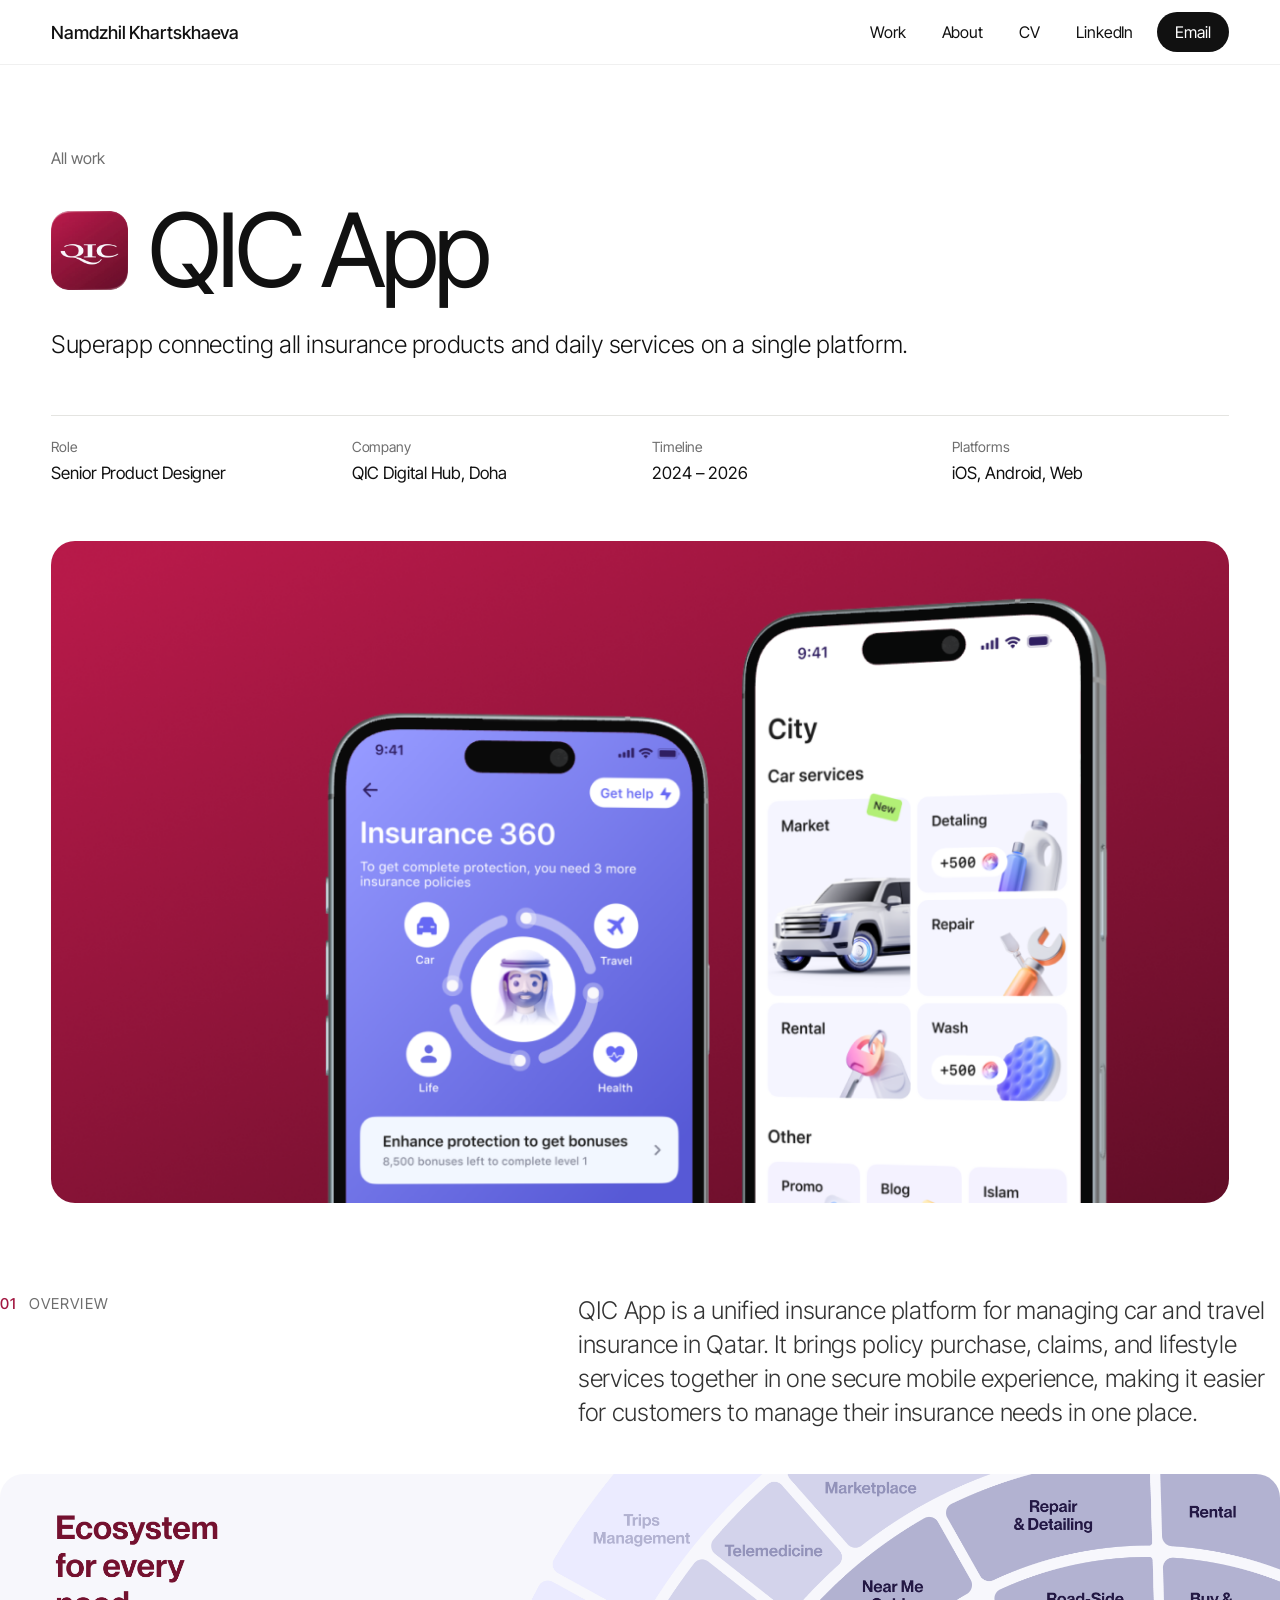
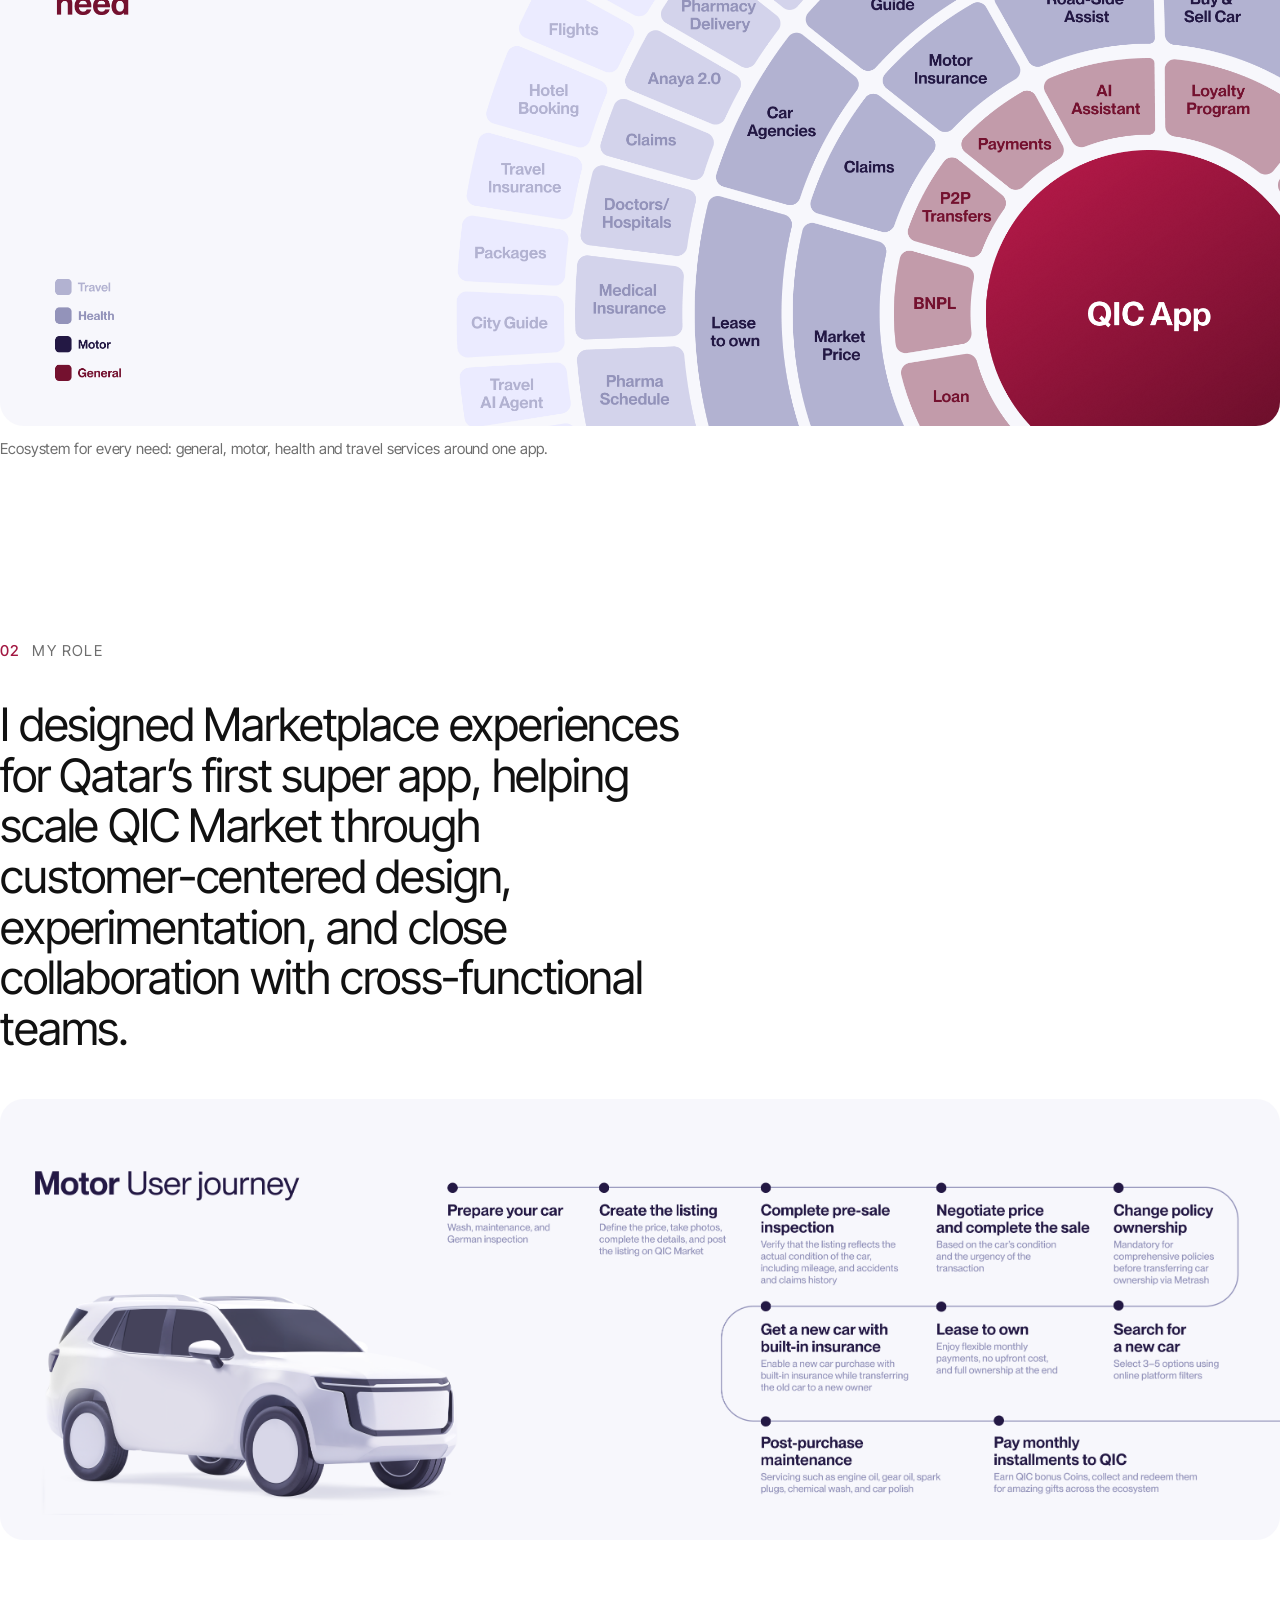
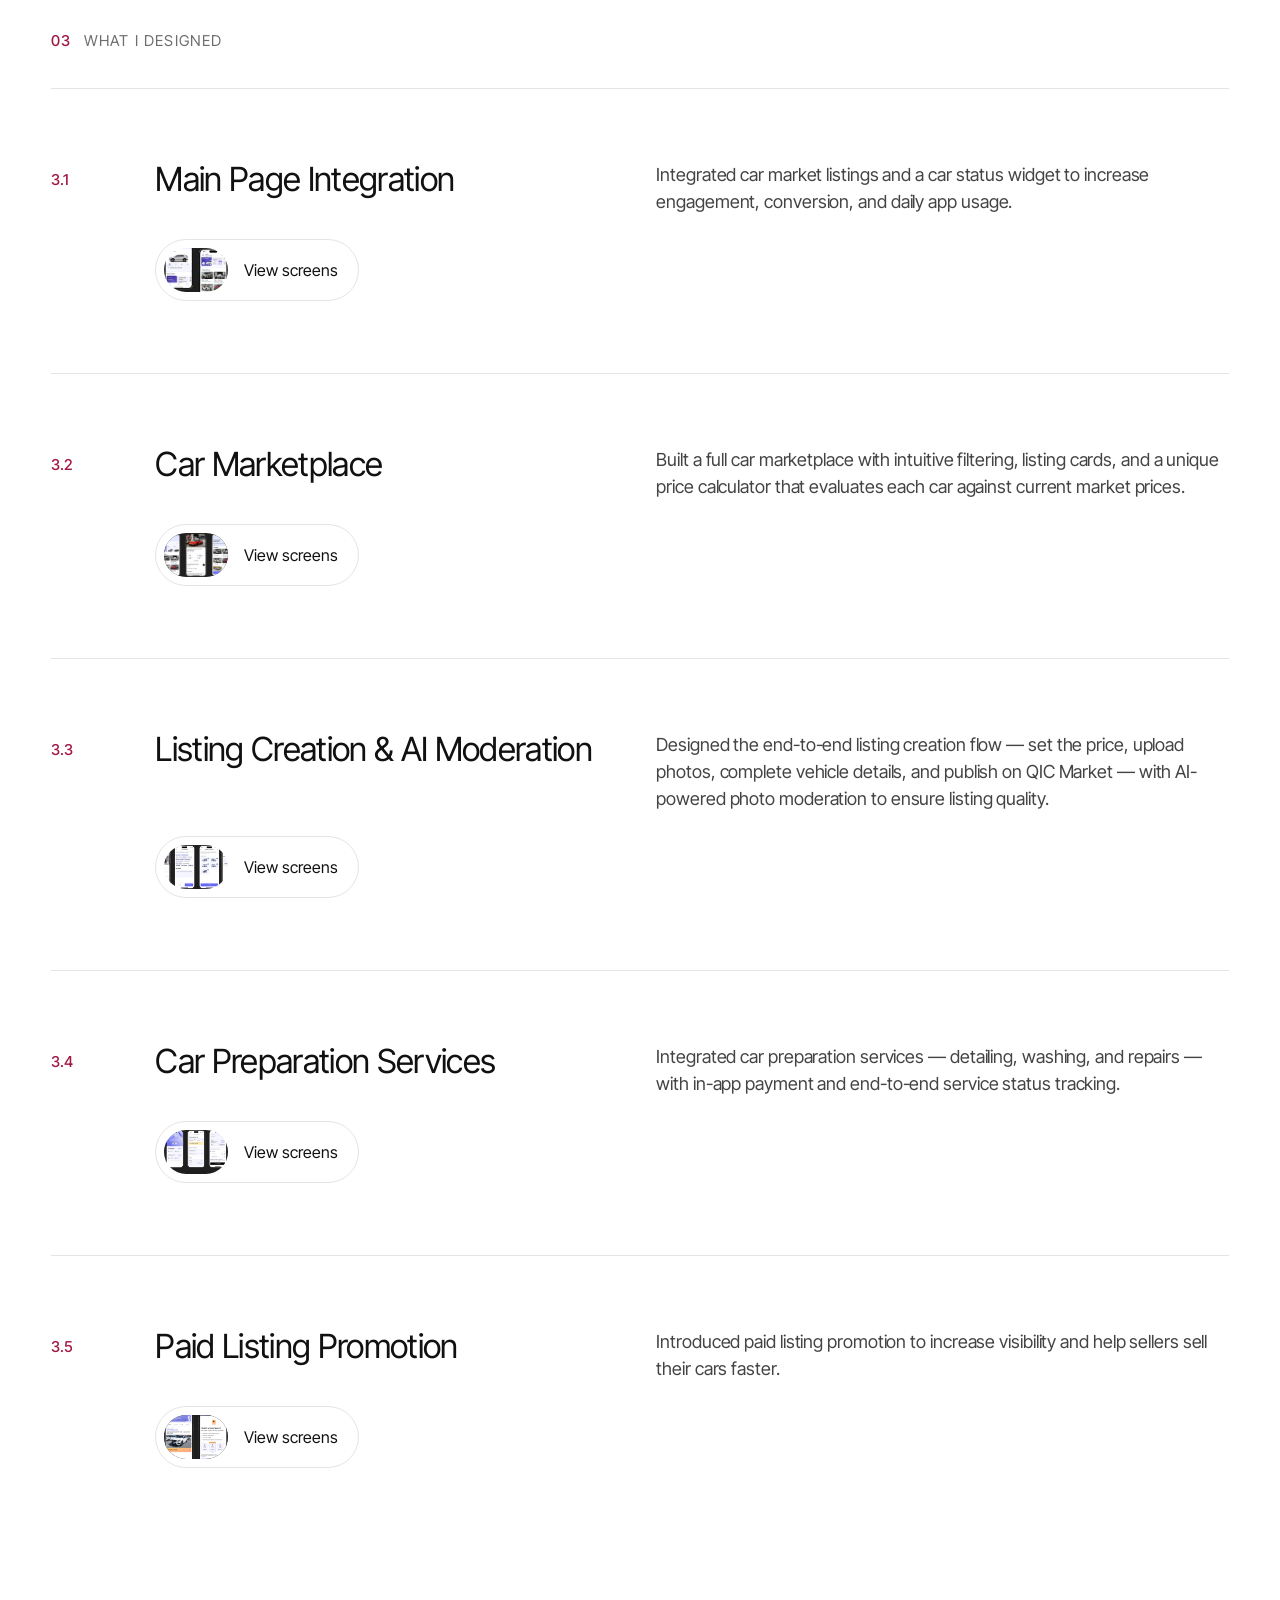
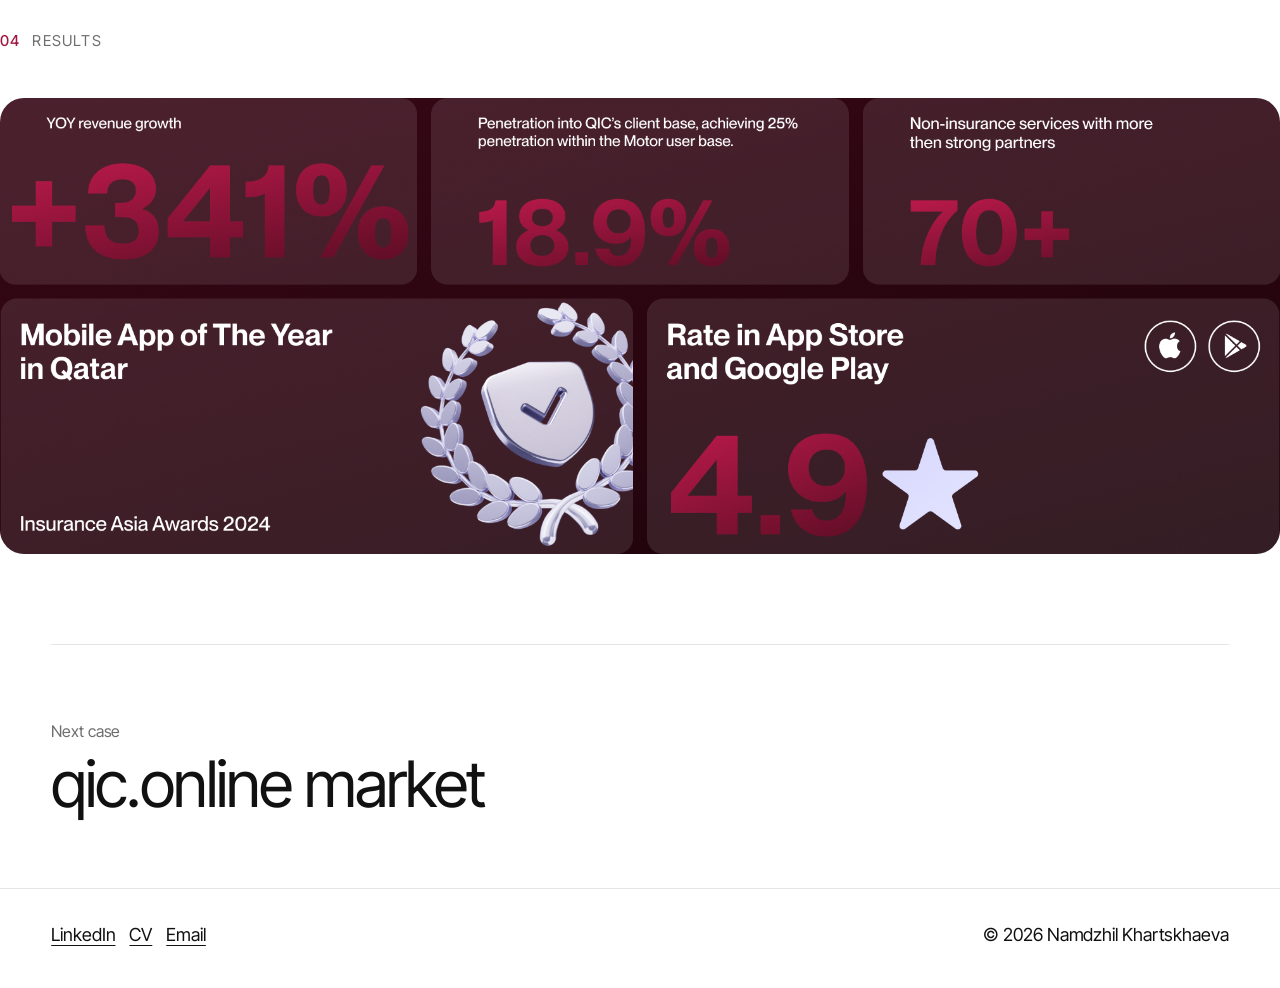
<file: cases/qic-app.html>
<!doctype html>
<html lang="en">
<head>
<meta charset="utf-8">
<meta name="viewport" content="width=device-width, initial-scale=1">
<title>QIC App — Namdzhil Khartskhaeva</title>
<meta name="description" content="Case study: designing marketplace experiences for QIC App, Qatar's first insurance super app.">
<link rel="icon" href="../favicon.ico" sizes="any">
<link rel="icon" type="image/svg+xml" href="../favicon.svg">
<link rel="icon" type="image/png" href="../favicon-32.png">
<link rel="apple-touch-icon" href="../apple-touch-icon.png">
<link rel="preconnect" href="https://fonts.googleapis.com">
<link rel="preconnect" href="https://fonts.gstatic.com" crossorigin>
<link href="https://fonts.googleapis.com/css2?family=Inter+Tight:wght@300;400;500&display=swap" rel="stylesheet">
<link rel="stylesheet" href="case.css">
</head>
<body style="--accent:#A21741; --accent-dark:#4A1424;">

<header class="navbar">
  <a class="logo" href="../index.html">Namdzhil Khartskhaeva</a>
  <nav>
    <a class="keep" href="../index.html#work">Work</a>
    <a href="../index.html#about">About</a>
    <a href="https://drive.google.com/file/d/1PxZ1Kvq5GiTxxw7GSG7w4yAlLsjGhA7I/view?usp=sharing" target="_blank">CV</a>
    <a href="https://www.linkedin.com/in/namdzhil-khartskhaeva" target="_blank">LinkedIn</a>
    <a class="cta" href="mailto:nkhartskhaeva@gmail.com">Email</a>
  </nav>
</header>

<main>
  <!-- 1. HERO: logo, title, one-line summary, meta, cover -->
  <section class="case-hero wrap">
    <a class="back" href="../index.html#work">All work</a>
    <div class="case-title">
      <img src="../images/cases/qic-app/logo.png" alt="QIC logo">
      <h1>QIC App</h1>
    </div>
    <p class="lead">Superapp connecting all insurance products and daily services on a single platform.</p>
    <dl class="meta">
      <div><dt>Role</dt><dd>Senior Product Designer</dd></div>
      <div><dt>Company</dt><dd>QIC Digital Hub, Doha</dd></div>
      <div><dt>Timeline</dt><dd>2024 – 2026</dd></div>
      <div><dt>Platforms</dt><dd>iOS, Android, Web</dd></div>
    </dl>
    <div class="hero-media reveal">
      <img src="../images/Cover%20QIC%20App.png" alt="QIC App: Insurance 360 and City screens">
    </div>
  </section>

  <!-- 2. OVERVIEW -->
  <section class="section wrap">
    <div class="split">
      <p class="label"><b>01</b> Overview</p>
      <div class="text lead reveal">
        <p>QIC App is a unified insurance platform for managing car and travel insurance in Qatar. It brings policy purchase, claims, and lifestyle services together in one secure mobile experience, making it easier for customers to manage their insurance needs in one place.</p>
      </div>
    </div>
    <figure class="media reveal">
      <img src="../images/cases/qic-app/ecosystem.png" alt="Ecosystem diagram: QIC App at the centre, surrounded by general, motor, health and travel services such as payments, motor insurance, marketplace, telemedicine and flights" loading="lazy">
    </figure>
    <p class="caption">Ecosystem for every need: general, motor, health and travel services around one app.</p>
  </section>

  <!-- 3. MY ROLE + USER JOURNEY -->
  <section class="section wrap">
    <div class="journey-head">
      <div>
        <p class="label"><b>02</b> My role</p>
        <p class="h2 reveal">I designed Marketplace experiences for Qatar’s first super app, helping scale QIC Market through customer-centered design, experimentation, and close collaboration with cross-functional teams.</p>
      </div>
    </div>
    <figure class="media reveal" style="background:none">
      <img src="../images/cases/qic-app/journey.png" alt="Motor user journey: prepare your car, create the listing, complete pre-sale inspection, negotiate price and complete the sale, change policy ownership, search for a new car, lease to own, get a new car with built-in insurance, post-purchase maintenance, pay monthly installments to QIC" loading="lazy">
    </figure>
  </section>

  <!-- 4. FEATURES: repeat this block for each solution -->
  <section class="wrap">
    <p class="label"><b>03</b> What I designed</p>

    <article class="feature">
      <div class="feature-head">
        <span class="feature-num">3.1</span>
        <h3>Main Page Integration</h3>
        <p>Integrated car market listings and a car status widget to increase engagement, conversion, and daily app usage.</p>
      </div>
      <button class="open-gallery" data-index="0" data-src="../images/cases/qic-app/main-page.png" data-alt="QIC App main page with car status widget and car market listings">
        <img src="../images/cases/qic-app/main-page.png" alt="" loading="lazy"><span>View screens</span>
      </button>
    </article>

    <article class="feature">
      <div class="feature-head">
        <span class="feature-num">3.2</span>
        <h3>Car Marketplace</h3>
        <p>Built a full car marketplace with intuitive filtering, listing cards, and a unique price calculator that evaluates each car against current market prices.</p>
      </div>
      <button class="open-gallery" data-index="1" data-src="../images/cases/qic-app/marketplace.png" data-alt="Car marketplace screens: listing feed, car details with price evaluation, and search results">
        <img src="../images/cases/qic-app/marketplace.png" alt="" loading="lazy"><span>View screens</span>
      </button>
    </article>

    <article class="feature">
      <div class="feature-head">
        <span class="feature-num">3.3</span>
        <h3>Listing Creation &amp; AI Moderation</h3>
        <p>Designed the end-to-end listing creation flow — set the price, upload photos, complete vehicle details, and publish on QIC Market — with AI-powered photo moderation to ensure listing quality.</p>
      </div>
      <button class="open-gallery" data-index="2" data-src="../images/cases/qic-app/listing.png" data-alt="Listing creation flow: car details, description tags, photo upload and recommended market price">
        <img src="../images/cases/qic-app/listing.png" alt="" loading="lazy"><span>View screens</span>
      </button>
    </article>

    <article class="feature">
      <div class="feature-head">
        <span class="feature-num">3.4</span>
        <h3>Car Preparation Services</h3>
        <p>Integrated car preparation services — detailing, washing, and repairs — with in-app payment and end-to-end service status tracking.</p>
      </div>
      <button class="open-gallery" data-index="3" data-src="../images/cases/qic-app/prep.png" data-alt="Car preparation services: service selection, booking, payment and status tracking">
        <img src="../images/cases/qic-app/prep.png" alt="" loading="lazy"><span>View screens</span>
      </button>
    </article>

    <article class="feature">
      <div class="feature-head">
        <span class="feature-num">3.5</span>
        <h3>Paid Listing Promotion</h3>
        <p>Introduced paid listing promotion to increase visibility and help sellers sell their cars faster.</p>
      </div>
      <button class="open-gallery" data-index="4" data-src="../images/cases/qic-app/promotion.png" data-alt="My listings with Boost your listing banner and boost period selection sheet">
        <img src="../images/cases/qic-app/promotion.png" alt="" loading="lazy"><span>View screens</span>
      </button>
    </article>
  </section>

  <!-- 5. RESULTS -->
  <section class="section wrap">
    <p class="label"><b>04</b> Results</p>
    <figure class="media reveal" style="background:none">
      <img src="../images/cases/qic-app/results.png" alt="Results: +341% YoY revenue growth; 18.9% penetration into QIC's client base, 25% within the Motor user base; 70+ non-insurance services with strong partners; Mobile App of the Year in Qatar, Insurance Asia Awards 2024; 4.9 rating in App Store and Google Play" loading="lazy">
    </figure>
  </section>

  <!-- 6. NEXT CASE -->
  <div class="wrap">
    <a class="next" href="https://qic.online/en/market" target="_blank" rel="noopener">
      <div><span>Next case</span><strong>qic.online market</strong></div>
    </a>
  </div>
</main>

<footer>
  <nav>
    <a href="https://www.linkedin.com/in/namdzhil-khartskhaeva" target="_blank">LinkedIn</a>
    <a href="https://drive.google.com/file/d/1PxZ1Kvq5GiTxxw7GSG7w4yAlLsjGhA7I/view?usp=sharing" target="_blank">CV</a>
    <a href="mailto:nkhartskhaeva@gmail.com">Email</a>
  </nav>
  <span>© 2026 Namdzhil Khartskhaeva</span>
</footer>

<script>
  // Navbar hides on scroll down; blocks fade in as they enter the screen
  (() => {
    const bar = document.querySelector('.navbar');
    let last = scrollY;
    addEventListener('scroll', () => {
      bar.classList.toggle('hidden', scrollY > last && scrollY > 200);
      last = scrollY;
    }, { passive: true });
    const io = new IntersectionObserver((es) => es.forEach(e => {
      if (e.isIntersecting) { e.target.classList.add('in'); io.unobserve(e.target); }
    }), { rootMargin: '0px 0px -10% 0px' });
    document.querySelectorAll('.reveal').forEach(el => io.observe(el));
  })();
</script>

<div class="lightbox" hidden role="dialog" aria-modal="true" aria-label="Screens gallery">
  <button class="lb-close" aria-label="Close">✕</button>
  <button class="lb-nav lb-prev" aria-label="Previous">←</button>
  <figure class="lb-stage"><img alt=""><figcaption><span class="lb-count"></span><strong class="lb-title"></strong><span class="lb-text"></span></figcaption></figure>
  <button class="lb-nav lb-next" aria-label="Next">→</button>
</div>
<script>
  // Screens gallery: every feature's screens in one lightbox, flip with arrows, keys or swipe
  (() => {
    const btns = [...document.querySelectorAll('.open-gallery')];
    const items = btns.map(b => {
      const art = b.closest('.feature');
      return { src: b.dataset.src, alt: b.dataset.alt,
               title: art.querySelector('h3').textContent, text: art.querySelector('.feature-head p').textContent };
    });
    const lb = document.querySelector('.lightbox'), img = lb.querySelector('img');
    let cur = 0, lastFocus = null;
    const show = (i) => {
      cur = (i + items.length) % items.length;
      const it = items[cur];
      img.src = it.src; img.alt = it.alt;
      lb.querySelector('.lb-count').textContent = `${cur + 1} / ${items.length}`;
      lb.querySelector('.lb-title').textContent = it.title;
      lb.querySelector('.lb-text').textContent = it.text;
    };
    const open = (i) => { lastFocus = document.activeElement; show(i); lb.hidden = false; document.body.style.overflow = 'hidden'; lb.querySelector('.lb-close').focus(); };
    const close = () => { lb.hidden = true; document.body.style.overflow = ''; lastFocus && lastFocus.focus(); };
    btns.forEach((b, i) => b.addEventListener('click', () => open(i)));
    lb.querySelector('.lb-prev').onclick = () => show(cur - 1);
    lb.querySelector('.lb-next').onclick = () => show(cur + 1);
    lb.querySelector('.lb-close').onclick = close;
    lb.addEventListener('click', (e) => { if (e.target === lb) close(); });
    addEventListener('keydown', (e) => {
      if (lb.hidden) return;
      if (e.key === 'Escape') close();
      if (e.key === 'ArrowRight') show(cur + 1);
      if (e.key === 'ArrowLeft') show(cur - 1);
    });
    let sx = null;
    lb.addEventListener('touchstart', (e) => { sx = e.touches[0].clientX; }, { passive: true });
    lb.addEventListener('touchend', (e) => {
      if (sx === null) return;
      const dx = e.changedTouches[0].clientX - sx; sx = null;
      if (Math.abs(dx) > 50) show(cur + (dx < 0 ? 1 : -1));
    });
  })();
</script>
</body>
</html>
</file>
<file: cases/case.css>
/* ==========================================================
   Case study template — shared by every page in /cases
   Per-case colour: set --accent (and --accent-dark) on <body>
   ========================================================== */
:root {
  --bg: #FFFFFF;
  --surface: #F6F5F3;
  --ink: #111111;
  --muted: #6E6E6E;
  --line: #E4E4E1;
  --accent: #A21741;
  --accent-dark: #4A1424;
  --font: "Inter Tight", "Helvetica Neue", Arial, sans-serif;
  --pad: clamp(16px, 4vw, 64px);
  --max: 1280px;
}
* { box-sizing: border-box; margin: 0; padding: 0; }
html { scroll-behavior: smooth; }
body {
  background: var(--bg); color: var(--ink);
  font-family: var(--font); font-size: 18px; line-height: 1.5;
  letter-spacing: -0.005em; -webkit-font-smoothing: antialiased;
  overflow-x: hidden;
}
a { color: inherit; }
img { display: block; max-width: 100%; height: auto; }

/* ---------- Navbar (same as home) ---------- */
.navbar {
  position: fixed; top: 0; left: 0; right: 0; z-index: 50;
  display: flex; justify-content: space-between; align-items: center; gap: 16px;
  padding: 12px var(--pad);
  background: rgba(255,255,255,.75);
  backdrop-filter: blur(16px) saturate(1.4); -webkit-backdrop-filter: blur(16px) saturate(1.4);
  border-bottom: 1px solid rgba(0,0,0,.06);
  transition: transform .35s ease;
}
.navbar.hidden { transform: translateY(-100%); }
.navbar .logo { text-decoration: none; font-weight: 500; font-size: 18px; white-space: nowrap; }
.navbar nav { display: flex; align-items: center; gap: clamp(4px, 1.5vw, 12px); }
.navbar nav a { text-decoration: none; font-size: 16px; padding: 8px 12px; border-radius: 999px; transition: background .2s; }
.navbar nav a:hover { background: rgba(0,0,0,.06); }
.navbar nav a.cta { background: var(--ink); color: #fff; padding: 8px 18px; }

/* ---------- Layout helpers ---------- */
.wrap { max-width: var(--max); margin: 0 auto; padding: 0 var(--pad); }
.section { padding: clamp(56px, 10vh, 120px) 0; }
.label {
  display: flex; align-items: baseline; gap: 12px;
  font-size: 15px; color: var(--muted); text-transform: uppercase; letter-spacing: .08em;
  margin-bottom: clamp(20px, 4vh, 36px);
}
.label b { color: var(--accent); font-weight: 500; }
.h2 { font-size: clamp(30px, 3.6vw, 52px); line-height: 1.1; letter-spacing: -0.025em; font-weight: 400; }
.lead { font-size: clamp(20px, 1.9vw, 26px); line-height: 1.4; letter-spacing: -0.015em; font-weight: 300; }
.text { max-width: 760px; color: #333; }
.text p + p { margin-top: 1em; }

/* ---------- Hero ---------- */
.case-hero { padding-top: clamp(110px, 16vh, 150px); }
.back { display: inline-flex; gap: 8px; text-decoration: none; color: var(--muted); font-size: 16px; margin-bottom: 32px; }
.back:hover { color: var(--ink); }
.case-title { display: flex; align-items: center; gap: 20px; }
.case-title img { width: clamp(56px, 6vw, 80px); border-radius: 22%; }
.case-title h1 { font-size: clamp(48px, 8vw, 120px); line-height: .95; letter-spacing: -0.04em; font-weight: 400; }
.case-hero .lead { max-width: 900px; margin-top: 28px; }
.meta {
  display: grid; grid-template-columns: repeat(4, 1fr); gap: 24px;
  margin-top: clamp(36px, 6vh, 56px); padding-top: 20px; border-top: 1px solid var(--line);
}
.meta dt { font-size: 14px; color: var(--muted); margin-bottom: 4px; }
.meta dd { font-size: 17px; }
.hero-media {
  margin-top: clamp(36px, 6vh, 64px);
  border-radius: 24px; overflow: hidden;
  background: linear-gradient(160deg, var(--accent), var(--accent-dark));
}
.hero-media img { width: 100%; }

/* ---------- Media frames ---------- */
.media { margin-top: clamp(28px, 5vh, 48px); border-radius: 24px; overflow: hidden; background: var(--surface); }
.media.dark { background: #1E1E1E; }
.media.light { background: #fff; border: 1px solid var(--line); }
.media img { width: 100%; }
.media.narrow { max-width: 760px; }
.media.center img { margin: 0 auto; }
.caption { margin-top: 12px; font-size: 15px; color: var(--muted); }

/* ---------- Two-column intro ---------- */
.split { display: grid; grid-template-columns: 1fr 1.4fr; gap: clamp(24px, 6vw, 96px); align-items: start; }

/* ---------- Journey (numbered steps) ---------- */
.journey-head { display: grid; grid-template-columns: 1.2fr 1fr; gap: 32px; align-items: end; }
.journey-head img { width: 100%; max-width: 520px; justify-self: end; mix-blend-mode: multiply; }
.steps {
  list-style: none; counter-reset: step;
  display: grid; grid-template-columns: repeat(5, 1fr); gap: 16px;
  margin-top: 32px;
}
.steps li {
  counter-increment: step;
  background: var(--surface); border-radius: 20px; padding: 20px;
  display: flex; flex-direction: column; gap: 8px;
}
.steps li::before {
  content: counter(step, decimal-leading-zero);
  font-size: 14px; color: var(--accent); font-weight: 500;
}
.steps h3 { font-size: 19px; line-height: 1.2; font-weight: 500; letter-spacing: -0.01em; }
.steps p { font-size: 15px; color: var(--muted); line-height: 1.4; }

/* ---------- Feature blocks ---------- */
.feature { padding: clamp(48px, 8vh, 96px) 0; border-top: 1px solid var(--line); }
.feature-head { display: grid; grid-template-columns: 80px 1fr 1.2fr; gap: 24px; align-items: start; }
.feature-num { font-size: 15px; color: var(--accent); font-weight: 500; padding-top: 8px; }
.feature-head h3 { font-size: clamp(26px, 2.6vw, 38px); line-height: 1.1; letter-spacing: -0.02em; font-weight: 400; }
.feature-head p { color: #444; }

/* ---------- Results ---------- */
.results { display: grid; grid-template-columns: repeat(6, 1fr); gap: 16px; }
.stat {
  grid-column: span 2;
  position: relative; overflow: hidden;
  border-radius: 24px; padding: clamp(20px, 2.4vw, 32px);
  background: linear-gradient(170deg, #4C222F, #3B1E26);
  color: #fff; min-height: 240px;
  display: flex; flex-direction: column; justify-content: space-between; gap: 24px;
}
.stat.wide { grid-column: span 3; }
.stat p { font-size: 17px; line-height: 1.35; max-width: 360px; color: rgba(255,255,255,.88); }
.stat strong {
  font-size: clamp(56px, 7vw, 110px); line-height: .9; letter-spacing: -0.04em; font-weight: 500;
  background: linear-gradient(180deg, #E0245E, #8E1638); -webkit-background-clip: text; background-clip: text; color: transparent;
}
.stat h3 { font-size: clamp(24px, 2.4vw, 34px); line-height: 1.1; letter-spacing: -0.02em; font-weight: 500; position: relative; z-index: 1; }
.stat small { font-size: 16px; color: rgba(255,255,255,.75); position: relative; z-index: 1; }
.stat .award {
  position: absolute; right: 4%; bottom: 0; height: 100%; width: auto;
  -webkit-mask-image: radial-gradient(closest-side, #000 70%, transparent);
          mask-image: radial-gradient(closest-side, #000 70%, transparent);
}
.stat .stars { display: flex; align-items: center; gap: 12px; }
.stat .stars span { font-size: clamp(44px, 5vw, 72px); color: #EDEBFF; line-height: 1; }

/* ---------- Next case ---------- */
.next {
  display: flex; justify-content: space-between; align-items: center; gap: 24px;
  padding: clamp(40px, 8vh, 80px) 0; border-top: 1px solid var(--line);
  text-decoration: none;
}
.next span { color: var(--muted); font-size: 16px; }
.next strong { display: block; font-size: clamp(32px, 5vw, 72px); font-weight: 400; letter-spacing: -0.03em; line-height: 1; margin-top: 8px; }
.next .arrow {
  flex: none; width: clamp(56px, 6vw, 88px); aspect-ratio: 1; border-radius: 50%;
  background: var(--ink); color: #fff; display: grid; place-items: center; font-size: 28px;
  transition: transform .3s;
}
.next:hover .arrow { transform: rotate(-45deg); }

footer {
  display: flex; flex-wrap: wrap; justify-content: space-between; gap: 16px;
  padding: 32px var(--pad) 40px; border-top: 1px solid var(--line);
}
footer nav { display: flex; gap: 14px; }
footer a { text-underline-offset: 4px; }

/* ---------- Reveal on scroll ---------- */
.reveal { opacity: 0; transform: translateY(24px); transition: opacity .8s ease, transform .8s ease; }
.reveal.in { opacity: 1; transform: none; }
@media (prefers-reduced-motion: reduce) { .reveal { opacity: 1; transform: none; transition: none; } }

/* ---------- Mobile ---------- */
@media (max-width: 1000px) {
  .steps { grid-template-columns: repeat(2, 1fr); }
  .feature-head { grid-template-columns: 1fr; gap: 8px; }
  .results { grid-template-columns: 1fr; }
  .stat, .stat.wide { grid-column: auto; }
}
@media (max-width: 760px) {
  .navbar { padding: 8px var(--pad); }
  .navbar .logo { font-size: 15px; }
  .navbar nav a:not(.cta):not(.keep) { display: none; }
  .meta { grid-template-columns: 1fr 1fr; }
  .split, .journey-head { grid-template-columns: 1fr; }
  .journey-head img { justify-self: start; }
  .media, .hero-media { border-radius: 16px; }
  .stat .award { opacity: .55; }
}
@media (max-width: 420px) { .steps { grid-template-columns: 1fr; } }

/* ---------- Collapsed screens + gallery ---------- */
.open-gallery {
  margin-top: 24px; margin-left: calc(80px + 24px);
  display: inline-flex; align-items: center; gap: 16px;
  padding: 8px 20px 8px 8px; border: 1px solid var(--line); border-radius: 999px;
  background: #fff; font: inherit; font-size: 16px; color: var(--ink); cursor: pointer;
  transition: background .2s, border-color .2s;
}
.open-gallery:hover { background: var(--surface); border-color: #ccc; }
.open-gallery img { width: 64px; height: 44px; object-fit: cover; border-radius: 999px; background: #1E1E1E; }
.lightbox {
  position: fixed; inset: 0; z-index: 100;
  display: grid; grid-template-columns: auto 1fr auto; align-items: center; gap: 16px;
  padding: 24px; background: rgba(12,12,12,.94); color: #fff;
}
.lightbox[hidden] { display: none; }
.lb-stage { height: 100%; display: flex; flex-direction: column; justify-content: center; gap: 16px; min-width: 0; margin: 0; }
.lb-stage img { max-height: calc(100vh - 190px); max-width: 100%; object-fit: contain; margin: 0 auto; border-radius: 12px; }
.lb-stage figcaption { max-width: 760px; margin: 0 auto; text-align: center; display: grid; gap: 4px; }
.lb-count { font-size: 14px; opacity: .6; }
.lb-title { font-size: 22px; font-weight: 500; }
.lb-text { font-size: 16px; opacity: .8; }
.lb-nav, .lb-close {
  width: 52px; height: 52px; border-radius: 50%; border: 1px solid rgba(255,255,255,.3);
  background: rgba(255,255,255,.08); color: #fff; font-size: 22px; cursor: pointer;
}
.lb-nav:hover, .lb-close:hover { background: rgba(255,255,255,.2); }
.lb-close { position: absolute; top: 20px; right: 20px; }
@media (max-width: 1000px) { .open-gallery { margin-left: 0; } }
@media (max-width: 760px) {
  .lightbox { grid-template-columns: 1fr; padding: 64px 12px 16px; }
  .lb-nav { display: none; }
  .lb-stage img { max-height: calc(100vh - 220px); }
}
</file>
